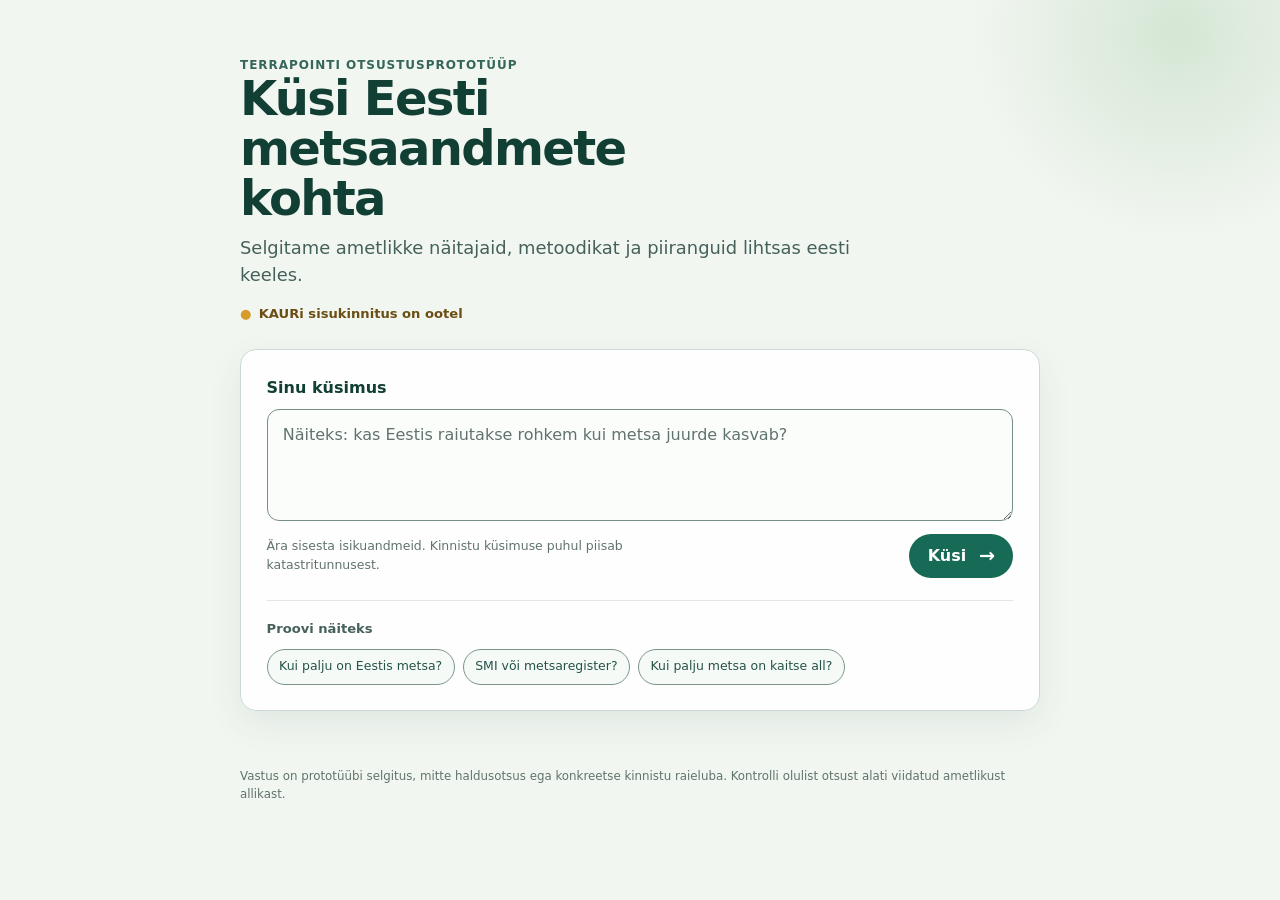
<file: static/embed/index.html>
<!doctype html>
<html lang="et">
<head>
  <meta charset="utf-8">
  <meta name="viewport" content="width=device-width, initial-scale=1">
  <meta name="color-scheme" content="light">
  <meta name="referrer" content="no-referrer">
  <title>Metsaandmete tõlgendaja</title>
  <link rel="icon" href="/static/favicon.svg" type="image/svg+xml">
  <link rel="stylesheet" href="/static/embed/widget.css?v=2">
  <script defer src="/static/embed/widget.js?v=2"></script>
</head>
<body>
  <main class="widget" aria-labelledby="widget-title">
    <header class="hero">
      <div class="eyebrow">Terrapointi otsustusprototüüp</div>
      <h1 id="widget-title">Küsi Eesti metsaandmete kohta</h1>
      <p class="lead">Selgitame ametlikke näitajaid, metoodikat ja piiranguid lihtsas eesti keeles.</p>
      <p class="review-note"><span aria-hidden="true">●</span> KAURi sisukinnitus on ootel</p>
    </header>

    <section class="ask-panel" aria-labelledby="ask-title">
      <h2 id="ask-title" class="sr-only">Esita küsimus</h2>
      <form id="question-form" novalidate>
        <label for="question">Sinu küsimus</label>
        <textarea id="question" name="question" rows="3" minlength="3" maxlength="500" required aria-describedby="question-help" placeholder="Näiteks: kas Eestis raiutakse rohkem kui metsa juurde kasvab?"></textarea>
        <div class="form-footer">
          <span id="question-help">Ära sisesta isikuandmeid. Kinnistu küsimuse puhul piisab katastritunnusest.</span>
          <button id="submit-button" type="submit">
            <span>Küsi</span>
            <span class="button-arrow" aria-hidden="true">→</span>
          </button>
        </div>
      </form>
      <div class="examples" aria-labelledby="examples-title">
        <h2 id="examples-title">Proovi näiteks</h2>
        <div id="example-list" class="chip-list">
          <button type="button" class="question-chip" data-question="Kui suur osa Eestist on kaetud metsaga?">Kui palju on Eestis metsa?</button>
          <button type="button" class="question-chip" data-question="Mis vahe on SMI-l ja metsaregistril?">SMI või metsaregister?</button>
          <button type="button" class="question-chip" data-question="Kui suur osa metsadest on kaitse all?">Kui palju metsa on kaitse all?</button>
        </div>
      </div>
    </section>

    <p id="request-status" class="request-status" role="status" aria-live="polite"></p>
    <div id="error-message" class="error-message" role="alert" hidden></div>

    <section id="result" class="result" aria-labelledby="result-title" aria-live="polite" hidden>
      <div class="result-heading">
        <div>
          <p id="claim-type" class="claim-type"></p>
          <h2 id="result-title" tabindex="-1">Vastus</h2>
        </div>
        <span id="confidence" class="confidence"></span>
      </div>
      <div id="answer-sections" class="answer-sections"></div>
      <div id="clarification"></div>
      <div id="actions" class="actions"></div>
      <details id="limitations-panel" class="details-panel">
        <summary>Piirangud ja ebakindlus</summary>
        <ul id="limitations"></ul>
      </details>
      <section class="sources" aria-labelledby="sources-title">
        <h3 id="sources-title">Kasutatud allikad</h3>
        <ol id="source-list"></ol>
      </section>
      <section id="related-panel" class="related" aria-labelledby="related-title" hidden>
        <h3 id="related-title">Seotud küsimused</h3>
        <div id="related-list" class="chip-list"></div>
      </section>
    </section>

    <footer>
      <p>Vastus on prototüübi selgitus, mitte haldusotsus ega konkreetse kinnistu raieluba. Kontrolli olulist otsust alati viidatud ametlikust allikast.</p>
    </footer>
  </main>
</body>
</html>
</file>
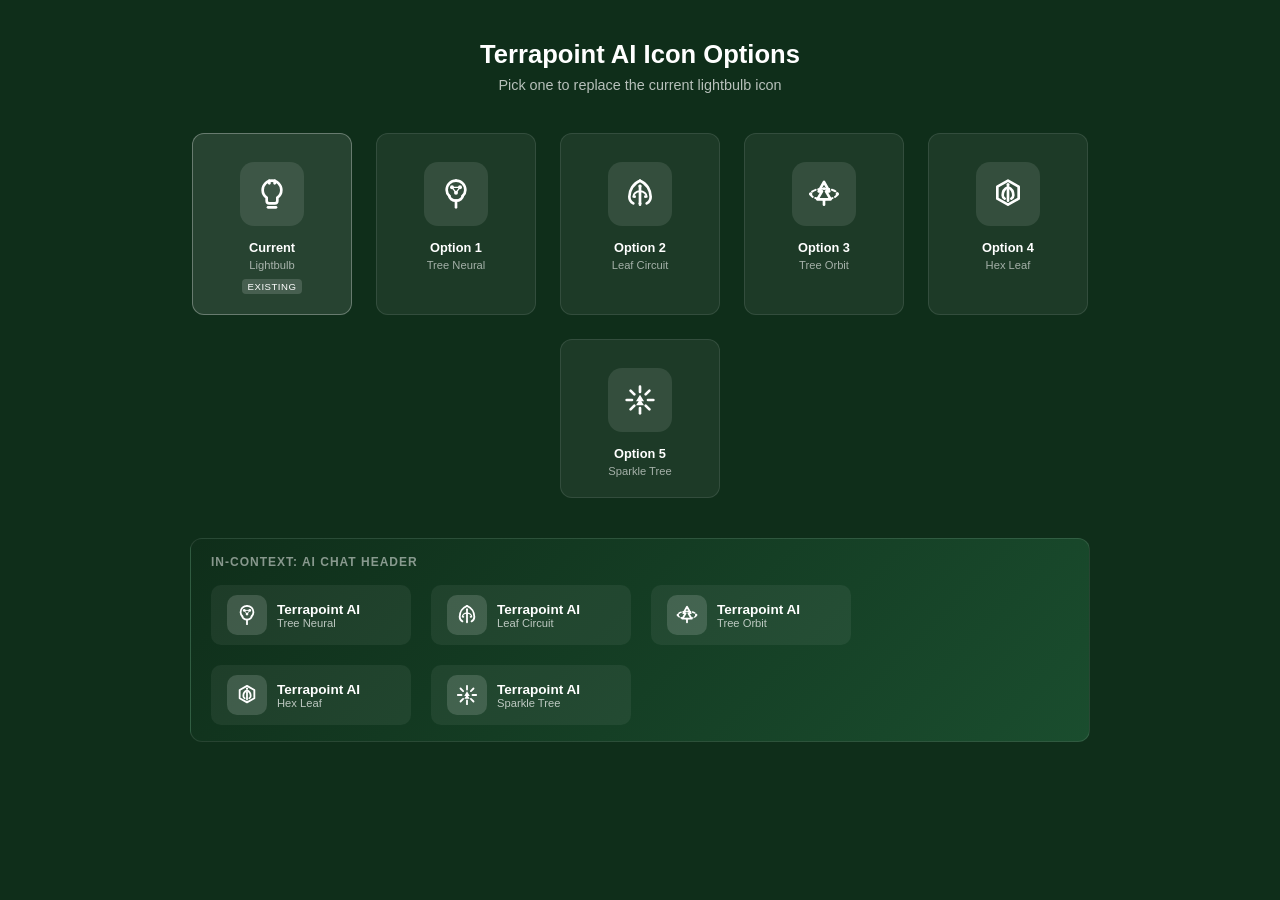
<file: logos/ai-preview.html>
<!DOCTYPE html>
<html lang="en">
<head>
<meta charset="UTF-8">
<meta name="viewport" content="width=device-width, initial-scale=1.0">
<title>Terrapoint AI Icon Options</title>
<style>
  * { margin: 0; padding: 0; box-sizing: border-box; }
  body {
    font-family: -apple-system, BlinkMacSystemFont, 'Segoe UI', sans-serif;
    background: #0f2e1a;
    color: #fff;
    padding: 40px 20px;
  }
  h1 { text-align: center; margin-bottom: 8px; font-size: 1.6rem; }
  p.sub { text-align: center; opacity: 0.7; margin-bottom: 40px; font-size: 0.9rem; }
  .grid {
    display: flex;
    flex-wrap: wrap;
    gap: 24px;
    justify-content: center;
    max-width: 900px;
    margin: 0 auto;
  }
  .card {
    background: rgba(255,255,255,0.06);
    border: 1px solid rgba(255,255,255,0.1);
    border-radius: 12px;
    padding: 28px 20px 20px;
    width: 160px;
    text-align: center;
  }
  .card.current { border-color: rgba(255,255,255,0.3); background: rgba(255,255,255,0.1); }
  .icon-wrap {
    width: 64px;
    height: 64px;
    background: rgba(255,255,255,0.1);
    border-radius: 14px;
    display: flex;
    align-items: center;
    justify-content: center;
    margin: 0 auto 14px;
  }
  .icon-wrap svg { width: 32px; height: 32px; }
  .card span {
    display: block;
    font-size: 0.8rem;
    font-weight: 600;
    margin-bottom: 4px;
  }
  .card small {
    display: block;
    font-size: 0.7rem;
    opacity: 0.6;
  }
  .badge {
    display: inline-block;
    font-size: 0.6rem;
    background: rgba(255,255,255,0.15);
    border-radius: 4px;
    padding: 2px 6px;
    margin-top: 8px;
    text-transform: uppercase;
    letter-spacing: 0.5px;
  }
  /* Navbar preview */
  .nav-preview {
    max-width: 900px;
    margin: 40px auto 0;
    background: linear-gradient(135deg, #0f2e1a, #1a4d2e);
    border-radius: 12px;
    border: 1px solid rgba(255,255,255,0.1);
    padding: 16px 20px;
  }
  .nav-preview h3 {
    font-size: 0.75rem;
    text-transform: uppercase;
    letter-spacing: 1px;
    opacity: 0.5;
    margin-bottom: 16px;
  }
  .nav-row {
    display: flex;
    gap: 20px;
    flex-wrap: wrap;
  }
  .nav-item {
    display: flex;
    align-items: center;
    gap: 10px;
    background: rgba(255,255,255,0.06);
    border-radius: 10px;
    padding: 10px 16px;
    min-width: 200px;
  }
  .nav-item .mini-icon {
    width: 40px;
    height: 40px;
    background: rgba(255,255,255,0.15);
    border-radius: 10px;
    display: flex;
    align-items: center;
    justify-content: center;
    flex-shrink: 0;
  }
  .nav-item .mini-icon svg { width: 22px; height: 22px; }
  .nav-item .nav-text { font-size: 0.85rem; font-weight: 600; }
  .nav-item .nav-sub { font-size: 0.7rem; opacity: 0.7; }
</style>
</head>
<body>
  <h1>Terrapoint AI Icon Options</h1>
  <p class="sub">Pick one to replace the current lightbulb icon</p>

  <div class="grid">
    <!-- Current -->
    <div class="card current">
      <div class="icon-wrap">
        <svg width="32" height="32" viewBox="0 0 24 24" fill="none" stroke="currentColor" stroke-width="2" stroke-linecap="round" stroke-linejoin="round">
          <path d="M12 2a7 7 0 0 1 7 7c0 2.4-1.2 4.5-3 5.7V17a2 2 0 0 1-2 2h-4a2 2 0 0 1-2-2v-2.3C6.2 13.5 5 11.4 5 9a7 7 0 0 1 7-7z"/>
          <path d="M9 22h6"/><path d="M10 2v2"/><path d="M14 2v2"/>
        </svg>
      </div>
      <span>Current</span>
      <small>Lightbulb</small>
      <div class="badge">existing</div>
    </div>

    <!-- Option 1 -->
    <div class="card">
      <div class="icon-wrap">
        <svg width="32" height="32" viewBox="0 0 24 24" fill="none" stroke="currentColor" stroke-width="2" stroke-linecap="round" stroke-linejoin="round">
          <path d="M12 2C8 2 5 5 5 9c0 2 1 3.5 2 4.5"/>
          <path d="M12 2c4 0 7 3 7 7 0 2-1 3.5-2 4.5"/>
          <path d="M7 13.5C7 15 9 17 12 17s5-2 5-3.5"/>
          <line x1="12" y1="17" x2="12" y2="22"/>
          <circle cx="9" cy="7" r="1.5" fill="currentColor" stroke="none"/>
          <circle cx="15" cy="7" r="1.5" fill="currentColor" stroke="none"/>
          <circle cx="12" cy="11" r="1.5" fill="currentColor" stroke="none"/>
          <line x1="9" y1="7" x2="12" y2="11" stroke-width="1"/>
          <line x1="15" y1="7" x2="12" y2="11" stroke-width="1"/>
          <line x1="9" y1="7" x2="15" y2="7" stroke-width="1"/>
        </svg>
      </div>
      <span>Option 1</span>
      <small>Tree Neural</small>
    </div>

    <!-- Option 2 -->
    <div class="card">
      <div class="icon-wrap">
        <svg width="32" height="32" viewBox="0 0 24 24" fill="none" stroke="currentColor" stroke-width="2" stroke-linecap="round" stroke-linejoin="round">
          <path d="M12 2c-5 2-8 7-8 12 0 2 1 4 3 5"/>
          <path d="M12 2c5 2 8 7 8 12 0 2-1 4-3 5"/>
          <path d="M12 6v14"/>
          <path d="M12 10c-3 0-5 2-5 4" stroke-width="1.5"/>
          <path d="M12 10c3 0 5 2 5 4" stroke-width="1.5"/>
          <circle cx="12" cy="6" r="1.2" fill="currentColor" stroke="none"/>
          <circle cx="8" cy="14" r="1" fill="currentColor" stroke="none"/>
          <circle cx="16" cy="14" r="1" fill="currentColor" stroke="none"/>
          <circle cx="12" cy="19" r="1" fill="currentColor" stroke="none"/>
        </svg>
      </div>
      <span>Option 2</span>
      <small>Leaf Circuit</small>
    </div>

    <!-- Option 3 -->
    <div class="card">
      <div class="icon-wrap">
        <svg width="32" height="32" viewBox="0 0 24 24" fill="none" stroke="currentColor" stroke-width="2" stroke-linecap="round" stroke-linejoin="round">
          <path d="M12 3L8 10h2.5L7 16h10l-3.5-6H16L12 3z"/>
          <line x1="12" y1="16" x2="12" y2="20"/>
          <ellipse cx="12" cy="12" rx="10" ry="4" stroke-dasharray="3 2" stroke-width="1.5"/>
          <circle cx="2" cy="12" r="1.3" fill="currentColor" stroke="none"/>
          <circle cx="22" cy="12" r="1.3" fill="currentColor" stroke="none"/>
          <circle cx="12" cy="8" r="1" fill="currentColor" stroke="none"/>
        </svg>
      </div>
      <span>Option 3</span>
      <small>Tree Orbit</small>
    </div>

    <!-- Option 4 -->
    <div class="card">
      <div class="icon-wrap">
        <svg width="32" height="32" viewBox="0 0 24 24" fill="none" stroke="currentColor" stroke-width="2" stroke-linecap="round" stroke-linejoin="round">
          <path d="M12 2l8 4.5v9L12 20l-8-4.5v-9L12 2z"/>
          <path d="M12 7c-2.5 1-4 3.5-4 6 0 1 .5 2 1.5 2.5"/>
          <path d="M12 7c2.5 1 4 3.5 4 6 0 1-.5 2-1.5 2.5"/>
          <path d="M12 9v8"/>
          <circle cx="12" cy="5" r="1.2" fill="currentColor" stroke="none"/>
        </svg>
      </div>
      <span>Option 4</span>
      <small>Hex Leaf</small>
    </div>

    <!-- Option 5 -->
    <div class="card">
      <div class="icon-wrap">
        <svg width="32" height="32" viewBox="0 0 24 24" fill="none" stroke="currentColor" stroke-width="2" stroke-linecap="round" stroke-linejoin="round">
          <line x1="12" y1="2" x2="12" y2="6"/>
          <line x1="12" y1="18" x2="12" y2="22"/>
          <line x1="4.93" y1="4.93" x2="7.76" y2="7.76"/>
          <line x1="16.24" y1="16.24" x2="19.07" y2="19.07"/>
          <line x1="2" y1="12" x2="6" y2="12"/>
          <line x1="18" y1="12" x2="22" y2="12"/>
          <line x1="4.93" y1="19.07" x2="7.76" y2="16.24"/>
          <line x1="16.24" y1="7.76" x2="19.07" y2="4.93"/>
          <path d="M12 8l-3 5h2l-2 3h6l-2-3h2l-3-5z" fill="currentColor" stroke="none"/>
        </svg>
      </div>
      <span>Option 5</span>
      <small>Sparkle Tree</small>
    </div>
  </div>

  <!-- Navbar context preview -->
  <div class="nav-preview">
    <h3>In-context: AI chat header</h3>
    <div class="nav-row">
      <div class="nav-item">
        <div class="mini-icon">
          <svg viewBox="0 0 24 24" fill="none" stroke="#fff" stroke-width="2" stroke-linecap="round" stroke-linejoin="round">
            <path d="M12 2C8 2 5 5 5 9c0 2 1 3.5 2 4.5"/>
            <path d="M12 2c4 0 7 3 7 7 0 2-1 3.5-2 4.5"/>
            <path d="M7 13.5C7 15 9 17 12 17s5-2 5-3.5"/>
            <line x1="12" y1="17" x2="12" y2="22"/>
            <circle cx="9" cy="7" r="1.5" fill="#fff" stroke="none"/>
            <circle cx="15" cy="7" r="1.5" fill="#fff" stroke="none"/>
            <circle cx="12" cy="11" r="1.5" fill="#fff" stroke="none"/>
            <line x1="9" y1="7" x2="12" y2="11" stroke-width="1"/>
            <line x1="15" y1="7" x2="12" y2="11" stroke-width="1"/>
            <line x1="9" y1="7" x2="15" y2="7" stroke-width="1"/>
          </svg>
        </div>
        <div>
          <div class="nav-text">Terrapoint AI</div>
          <div class="nav-sub">Tree Neural</div>
        </div>
      </div>
      <div class="nav-item">
        <div class="mini-icon">
          <svg viewBox="0 0 24 24" fill="none" stroke="#fff" stroke-width="2" stroke-linecap="round" stroke-linejoin="round">
            <path d="M12 2c-5 2-8 7-8 12 0 2 1 4 3 5"/>
            <path d="M12 2c5 2 8 7 8 12 0 2-1 4-3 5"/>
            <path d="M12 6v14"/>
            <path d="M12 10c-3 0-5 2-5 4" stroke-width="1.5"/>
            <path d="M12 10c3 0 5 2 5 4" stroke-width="1.5"/>
            <circle cx="12" cy="6" r="1.2" fill="#fff" stroke="none"/>
            <circle cx="8" cy="14" r="1" fill="#fff" stroke="none"/>
            <circle cx="16" cy="14" r="1" fill="#fff" stroke="none"/>
            <circle cx="12" cy="19" r="1" fill="#fff" stroke="none"/>
          </svg>
        </div>
        <div>
          <div class="nav-text">Terrapoint AI</div>
          <div class="nav-sub">Leaf Circuit</div>
        </div>
      </div>
      <div class="nav-item">
        <div class="mini-icon">
          <svg viewBox="0 0 24 24" fill="none" stroke="#fff" stroke-width="2" stroke-linecap="round" stroke-linejoin="round">
            <path d="M12 3L8 10h2.5L7 16h10l-3.5-6H16L12 3z"/>
            <line x1="12" y1="16" x2="12" y2="20"/>
            <ellipse cx="12" cy="12" rx="10" ry="4" stroke-dasharray="3 2" stroke-width="1.5"/>
            <circle cx="2" cy="12" r="1.3" fill="#fff" stroke="none"/>
            <circle cx="22" cy="12" r="1.3" fill="#fff" stroke="none"/>
            <circle cx="12" cy="8" r="1" fill="#fff" stroke="none"/>
          </svg>
        </div>
        <div>
          <div class="nav-text">Terrapoint AI</div>
          <div class="nav-sub">Tree Orbit</div>
        </div>
      </div>
      <div class="nav-item">
        <div class="mini-icon">
          <svg viewBox="0 0 24 24" fill="none" stroke="#fff" stroke-width="2" stroke-linecap="round" stroke-linejoin="round">
            <path d="M12 2l8 4.5v9L12 20l-8-4.5v-9L12 2z"/>
            <path d="M12 7c-2.5 1-4 3.5-4 6 0 1 .5 2 1.5 2.5"/>
            <path d="M12 7c2.5 1 4 3.5 4 6 0 1-.5 2-1.5 2.5"/>
            <path d="M12 9v8"/>
            <circle cx="12" cy="5" r="1.2" fill="#fff" stroke="none"/>
          </svg>
        </div>
        <div>
          <div class="nav-text">Terrapoint AI</div>
          <div class="nav-sub">Hex Leaf</div>
        </div>
      </div>
      <div class="nav-item">
        <div class="mini-icon">
          <svg viewBox="0 0 24 24" fill="none" stroke="#fff" stroke-width="2" stroke-linecap="round" stroke-linejoin="round">
            <line x1="12" y1="2" x2="12" y2="6"/>
            <line x1="12" y1="18" x2="12" y2="22"/>
            <line x1="4.93" y1="4.93" x2="7.76" y2="7.76"/>
            <line x1="16.24" y1="16.24" x2="19.07" y2="19.07"/>
            <line x1="2" y1="12" x2="6" y2="12"/>
            <line x1="18" y1="12" x2="22" y2="12"/>
            <line x1="4.93" y1="19.07" x2="7.76" y2="16.24"/>
            <line x1="16.24" y1="7.76" x2="19.07" y2="4.93"/>
            <path d="M12 8l-3 5h2l-2 3h6l-2-3h2l-3-5z" fill="#fff" stroke="none"/>
          </svg>
        </div>
        <div>
          <div class="nav-text">Terrapoint AI</div>
          <div class="nav-sub">Sparkle Tree</div>
        </div>
      </div>
    </div>
  </div>
</body>
</html>
</file>
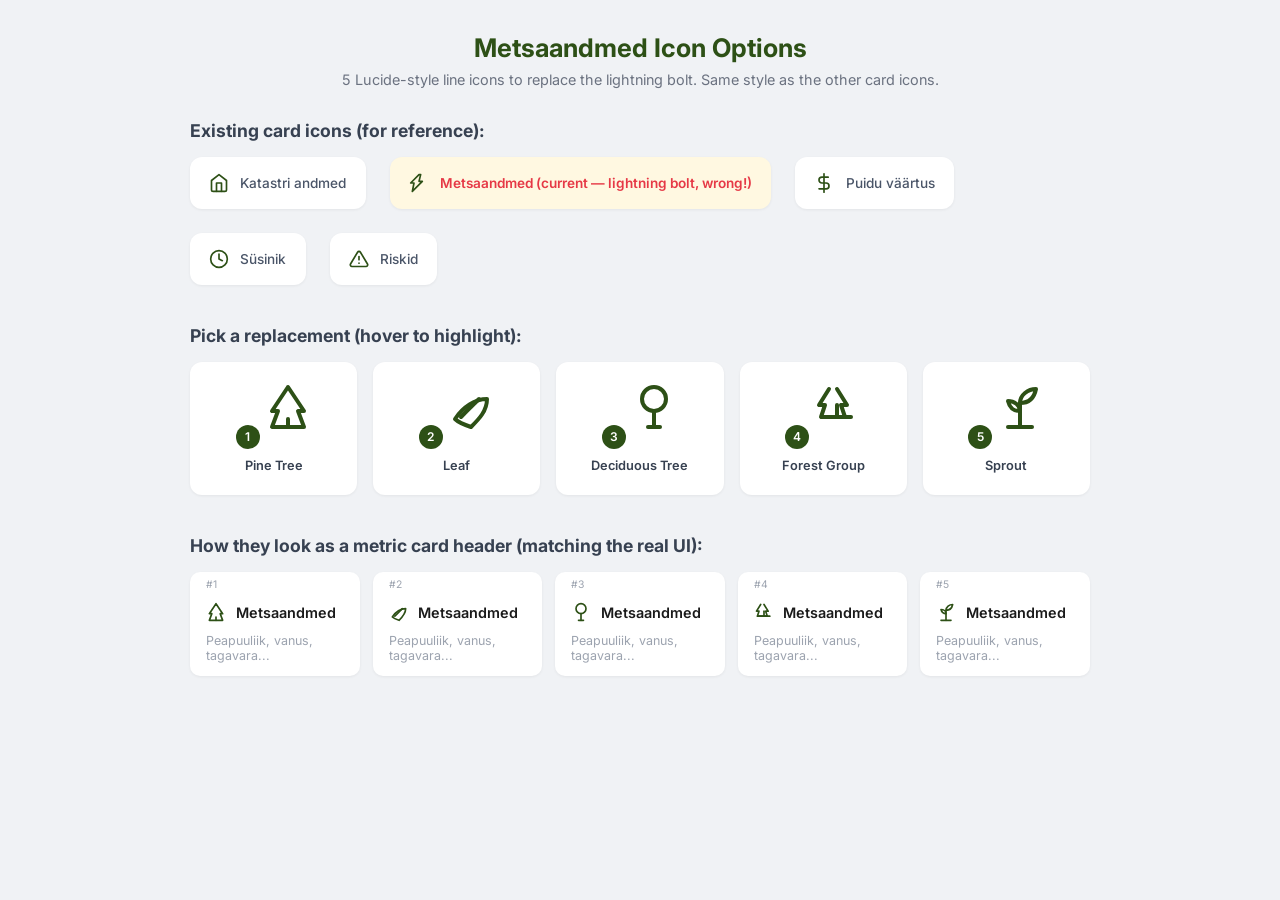
<file: logos/preview.html>
<!DOCTYPE html>
<html lang="en">
<head>
    <meta charset="UTF-8">
    <meta name="viewport" content="width=device-width, initial-scale=1.0">
    <title>Logo Options — Metsaandmed</title>
    <link href="https://fonts.googleapis.com/css2?family=Inter:wght@400;500;600;700&display=swap" rel="stylesheet">
    <style>
        * { margin: 0; padding: 0; box-sizing: border-box; }
        body { font-family: 'Inter', sans-serif; background: #f0f2f5; color: #1a1a1a; padding: 2rem; }
        h1 { text-align: center; font-size: 1.6rem; margin-bottom: 0.5rem; color: #2d5016; }
        .subtitle { text-align: center; color: #6b7280; margin-bottom: 2rem; font-size: 0.9rem; }

        .section { max-width: 900px; margin: 0 auto 2.5rem; }
        .section h2 { font-size: 1.1rem; margin-bottom: 1rem; color: #374151; }

        /* Existing icons reference */
        .existing { display: flex; gap: 1.5rem; flex-wrap: wrap; margin-bottom: 2rem; }
        .existing-item {
            background: white; border-radius: 12px; padding: 1rem 1.2rem;
            display: flex; align-items: center; gap: 0.7rem;
            box-shadow: 0 1px 3px rgba(0,0,0,0.06);
        }
        .existing-item svg { width: 20px; height: 20px; color: #2d5016; flex-shrink: 0; }
        .existing-item span { font-size: 0.85rem; font-weight: 500; color: #4a5568; }

        /* New options */
        .options { display: grid; grid-template-columns: repeat(5, 1fr); gap: 1rem; }
        @media (max-width: 700px) { .options { grid-template-columns: repeat(2, 1fr); } }

        .opt {
            background: white; border-radius: 12px; padding: 1.2rem;
            box-shadow: 0 1px 3px rgba(0,0,0,0.06); text-align: center;
            cursor: pointer; transition: transform 0.15s, box-shadow 0.15s;
            border: 2px solid transparent;
        }
        .opt:hover { transform: translateY(-3px); box-shadow: 0 6px 16px rgba(0,0,0,0.1); border-color: #2d5016; }
        .opt .num { display: inline-block; background: #2d5016; color: white; width: 24px; height: 24px; border-radius: 50%; line-height: 24px; font-size: 0.75rem; font-weight: 600; margin-bottom: 0.6rem; }
        .opt svg { width: 48px; height: 48px; color: #2d5016; margin-bottom: 0.6rem; }
        .opt .name { font-size: 0.8rem; font-weight: 600; color: #374151; }

        /* How it looks in context */
        .context { display: grid; grid-template-columns: repeat(5, 1fr); gap: 0.8rem; }
        @media (max-width: 700px) { .context { grid-template-columns: 1fr 1fr; } }
        .ctx-card {
            background: white; border-radius: 10px; overflow: hidden;
            box-shadow: 0 1px 3px rgba(0,0,0,0.06);
        }
        .ctx-card .card-header {
            display: flex; align-items: center; gap: 0.6rem;
            padding: 0.7rem 1rem;
        }
        .ctx-card .card-header svg { width: 20px; height: 20px; color: #2d5016; flex-shrink: 0; }
        .ctx-card .card-header h3 { font-size: 0.9rem; font-weight: 600; color: #1a1a1a; }
        .ctx-card .card-body { padding: 0 1rem 0.8rem; }
        .ctx-card .card-body .placeholder { color: #9ca3af; font-size: 0.78rem; }
        .ctx-card .num { font-size: 0.65rem; color: #9ca3af; padding: 0.4rem 1rem 0; display: block; }

        /* Inline SVG comparison */
        .inline-row { display: flex; align-items: center; gap: 2rem; flex-wrap: wrap; justify-content: center; margin-top: 1rem; }
        .inline-item { display: flex; align-items: center; gap: 0.4rem; }
        .inline-item svg { width: 20px; height: 20px; color: #2d5016; }
        .inline-item span { font-size: 0.8rem; color: #4a5568; }
    </style>
</head>
<body>
    <h1>Metsaandmed Icon Options</h1>
    <p class="subtitle">5 Lucide-style line icons to replace the lightning bolt. Same style as the other card icons.</p>

    <!-- Existing icons for reference -->
    <div class="section">
        <h2>Existing card icons (for reference):</h2>
        <div class="existing">
            <div class="existing-item">
                <svg viewBox="0 0 24 24" fill="none" stroke="currentColor" stroke-width="2" stroke-linecap="round" stroke-linejoin="round">
                    <path d="M3 9l9-7 9 7v11a2 2 0 0 1-2 2H5a2 2 0 0 1-2-2z"/><polyline points="9 22 9 12 15 12 15 22"/>
                </svg>
                <span>Katastri andmed</span>
            </div>
            <div class="existing-item" style="background:#fff8e1">
                <svg viewBox="0 0 24 24" fill="none" stroke="currentColor" stroke-width="2" stroke-linecap="round" stroke-linejoin="round">
                    <path d="M12 2L2 12h4l-2 10 12-12h-4l2-8z"/>
                </svg>
                <span style="color:#e63946;font-weight:600">Metsaandmed (current — lightning bolt, wrong!)</span>
            </div>
            <div class="existing-item">
                <svg viewBox="0 0 24 24" fill="none" stroke="currentColor" stroke-width="2" stroke-linecap="round" stroke-linejoin="round">
                    <line x1="12" y1="1" x2="12" y2="23"/><path d="M17 5H9.5a3.5 3.5 0 0 0 0 7h5a3.5 3.5 0 0 1 0 7H6"/>
                </svg>
                <span>Puidu väärtus</span>
            </div>
            <div class="existing-item">
                <svg viewBox="0 0 24 24" fill="none" stroke="currentColor" stroke-width="2" stroke-linecap="round" stroke-linejoin="round">
                    <circle cx="12" cy="12" r="10"/><path d="M12 6v6l4 2"/>
                </svg>
                <span>Süsinik</span>
            </div>
            <div class="existing-item">
                <svg viewBox="0 0 24 24" fill="none" stroke="currentColor" stroke-width="2" stroke-linecap="round" stroke-linejoin="round">
                    <path d="M10.29 3.86L1.82 18a2 2 0 0 0 1.71 3h16.94a2 2 0 0 0 1.71-3L13.71 3.86a2 2 0 0 0-3.42 0z"/><line x1="12" y1="9" x2="12" y2="13"/><line x1="12" y1="17" x2="12.01" y2="17"/>
                </svg>
                <span>Riskid</span>
            </div>
        </div>
    </div>

    <!-- New options -->
    <div class="section">
        <h2>Pick a replacement (hover to highlight):</h2>
        <div class="options">
            <div class="opt">
                <span class="num">1</span>
                <svg viewBox="0 0 24 24" fill="none" stroke="currentColor" stroke-width="2" stroke-linecap="round" stroke-linejoin="round">
                    <path d="M12 2L4 14h3l-3 8h16l-3-8h3L12 2z"/>
                    <line x1="12" y1="22" x2="12" y2="18"/>
                </svg>
                <div class="name">Pine Tree</div>
            </div>
            <div class="opt">
                <span class="num">2</span>
                <svg viewBox="0 0 24 24" fill="none" stroke="currentColor" stroke-width="2" stroke-linecap="round" stroke-linejoin="round">
                    <path d="M12 22c4-4 8-8 8-14C14 8 8 12 4 18c2 2 5 3 8 4z"/>
                    <path d="M7 17c3-3 5-5 9-9"/>
                </svg>
                <div class="name">Leaf</div>
            </div>
            <div class="opt">
                <span class="num">3</span>
                <svg viewBox="0 0 24 24" fill="none" stroke="currentColor" stroke-width="2" stroke-linecap="round" stroke-linejoin="round">
                    <circle cx="12" cy="8" r="6"/>
                    <line x1="12" y1="14" x2="12" y2="22"/>
                    <line x1="9" y1="22" x2="15" y2="22"/>
                </svg>
                <div class="name">Deciduous Tree</div>
            </div>
            <div class="opt">
                <span class="num">4</span>
                <svg viewBox="0 0 24 24" fill="none" stroke="currentColor" stroke-width="2" stroke-linecap="round" stroke-linejoin="round">
                    <path d="M8 3L3 11h3l-2 6h12l-2-6h3L12 3"/>
                    <line x1="12" y1="11" x2="12" y2="17"/>
                    <line x1="5" y1="17" x2="19" y2="17"/>
                </svg>
                <div class="name">Forest Group</div>
            </div>
            <div class="opt">
                <span class="num">5</span>
                <svg viewBox="0 0 24 24" fill="none" stroke="currentColor" stroke-width="2" stroke-linecap="round" stroke-linejoin="round">
                    <path d="M12 22V10"/>
                    <path d="M12 10c0-4 4-7 8-7-1 5-4 7-8 7z"/>
                    <path d="M12 14c0-3-3-5-6-5 1 4 3 5 6 5z"/>
                    <line x1="6" y1="22" x2="18" y2="22"/>
                </svg>
                <div class="name">Sprout</div>
            </div>
        </div>
    </div>

    <!-- How they look in card context -->
    <div class="section">
        <h2>How they look as a metric card header (matching the real UI):</h2>
        <div class="context">
            <div class="ctx-card">
                <span class="num">#1</span>
                <div class="card-header">
                    <svg viewBox="0 0 24 24" fill="none" stroke="currentColor" stroke-width="2" stroke-linecap="round" stroke-linejoin="round">
                        <path d="M12 2L4 14h3l-3 8h16l-3-8h3L12 2z"/><line x1="12" y1="22" x2="12" y2="18"/>
                    </svg>
                    <h3>Metsaandmed</h3>
                </div>
                <div class="card-body"><p class="placeholder">Peapuuliik, vanus, tagavara...</p></div>
            </div>
            <div class="ctx-card">
                <span class="num">#2</span>
                <div class="card-header">
                    <svg viewBox="0 0 24 24" fill="none" stroke="currentColor" stroke-width="2" stroke-linecap="round" stroke-linejoin="round">
                        <path d="M12 22c4-4 8-8 8-14C14 8 8 12 4 18c2 2 5 3 8 4z"/><path d="M7 17c3-3 5-5 9-9"/>
                    </svg>
                    <h3>Metsaandmed</h3>
                </div>
                <div class="card-body"><p class="placeholder">Peapuuliik, vanus, tagavara...</p></div>
            </div>
            <div class="ctx-card">
                <span class="num">#3</span>
                <div class="card-header">
                    <svg viewBox="0 0 24 24" fill="none" stroke="currentColor" stroke-width="2" stroke-linecap="round" stroke-linejoin="round">
                        <circle cx="12" cy="8" r="6"/><line x1="12" y1="14" x2="12" y2="22"/><line x1="9" y1="22" x2="15" y2="22"/>
                    </svg>
                    <h3>Metsaandmed</h3>
                </div>
                <div class="card-body"><p class="placeholder">Peapuuliik, vanus, tagavara...</p></div>
            </div>
            <div class="ctx-card">
                <span class="num">#4</span>
                <div class="card-header">
                    <svg viewBox="0 0 24 24" fill="none" stroke="currentColor" stroke-width="2" stroke-linecap="round" stroke-linejoin="round">
                        <path d="M8 3L3 11h3l-2 6h12l-2-6h3L12 3"/><line x1="12" y1="11" x2="12" y2="17"/><line x1="5" y1="17" x2="19" y2="17"/>
                    </svg>
                    <h3>Metsaandmed</h3>
                </div>
                <div class="card-body"><p class="placeholder">Peapuuliik, vanus, tagavara...</p></div>
            </div>
            <div class="ctx-card">
                <span class="num">#5</span>
                <div class="card-header">
                    <svg viewBox="0 0 24 24" fill="none" stroke="currentColor" stroke-width="2" stroke-linecap="round" stroke-linejoin="round">
                        <path d="M12 22V10"/><path d="M12 10c0-4 4-7 8-7-1 5-4 7-8 7z"/><path d="M12 14c0-3-3-5-6-5 1 4 3 5 6 5z"/><line x1="6" y1="22" x2="18" y2="22"/>
                    </svg>
                    <h3>Metsaandmed</h3>
                </div>
                <div class="card-body"><p class="placeholder">Peapuuliik, vanus, tagavara...</p></div>
            </div>
        </div>
    </div>
</body>
</html>
</file>
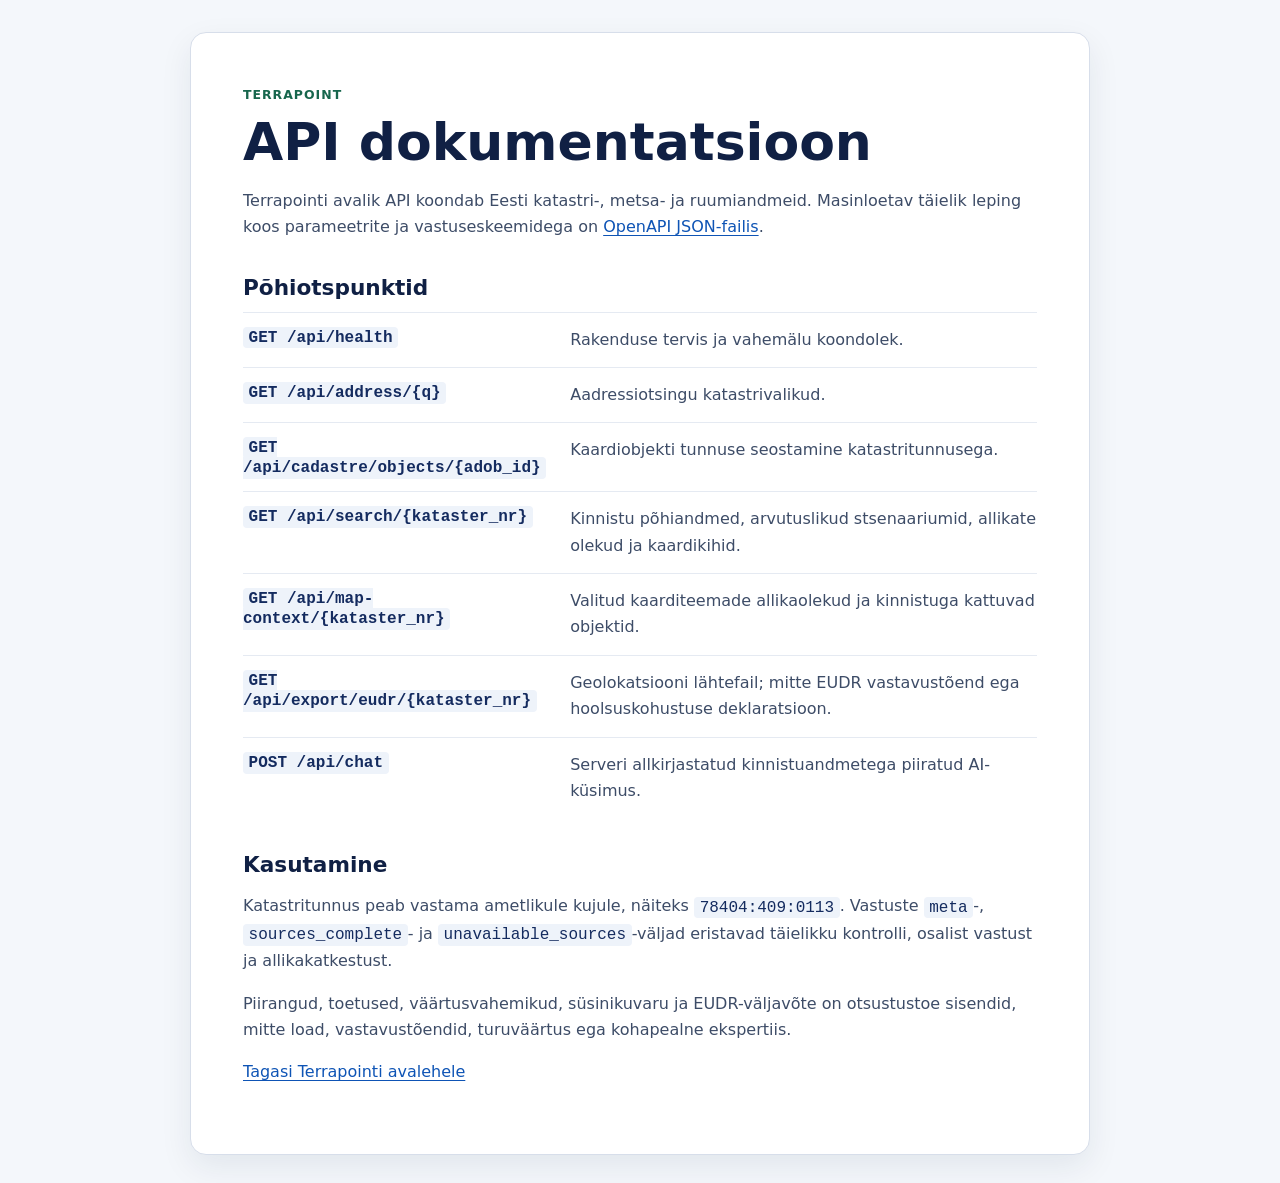
<file: static/api-docs.html>
<!doctype html>
<html lang="et">
<head>
    <meta charset="utf-8">
    <meta name="viewport" content="width=device-width, initial-scale=1">
    <meta name="robots" content="noindex, nofollow">
    <title>Terrapoint API dokumentatsioon</title>
    <link rel="icon" href="/static/favicon.svg" type="image/svg+xml">
    <link rel="stylesheet" href="/static/css/api-docs.css?v=2">
</head>
<body>
    <main>
        <p class="eyebrow">Terrapoint</p>
        <h1>API dokumentatsioon</h1>
        <p>Terrapointi avalik API koondab Eesti katastri-, metsa- ja ruumiandmeid. Masinloetav täielik leping koos parameetrite ja vastuseskeemidega on <a href="/api/openapi.json">OpenAPI JSON-failis</a>.</p>

        <section aria-labelledby="endpoints-title">
            <h2 id="endpoints-title">Põhiotspunktid</h2>
            <dl class="endpoint-list">
                <div><dt><code>GET /api/health</code></dt><dd>Rakenduse tervis ja vahemälu koondolek.</dd></div>
                <div><dt><code>GET /api/address/{q}</code></dt><dd>Aadressiotsingu katastrivalikud.</dd></div>
                <div><dt><code>GET /api/cadastre/objects/{adob_id}</code></dt><dd>Kaardiobjekti tunnuse seostamine katastritunnusega.</dd></div>
                <div><dt><code>GET /api/search/{kataster_nr}</code></dt><dd>Kinnistu põhiandmed, arvutuslikud stsenaariumid, allikate olekud ja kaardikihid.</dd></div>
                <div><dt><code>GET /api/map-context/{kataster_nr}</code></dt><dd>Valitud kaarditeemade allikaolekud ja kinnistuga kattuvad objektid.</dd></div>
                <div><dt><code>GET /api/export/eudr/{kataster_nr}</code></dt><dd>Geolokatsiooni lähtefail; mitte EUDR vastavustõend ega hoolsuskohustuse deklaratsioon.</dd></div>
                <div><dt><code>POST /api/chat</code></dt><dd>Serveri allkirjastatud kinnistuandmetega piiratud AI-küsimus.</dd></div>
            </dl>
        </section>

        <section aria-labelledby="usage-title">
            <h2 id="usage-title">Kasutamine</h2>
            <p>Katastritunnus peab vastama ametlikule kujule, näiteks <code>78404:409:0113</code>. Vastuste <code>meta</code>-, <code>sources_complete</code>- ja <code>unavailable_sources</code>-väljad eristavad täielikku kontrolli, osalist vastust ja allikakatkestust.</p>
            <p>Piirangud, toetused, väärtusvahemikud, süsinikuvaru ja EUDR-väljavõte on otsustustoe sisendid, mitte load, vastavustõendid, turuväärtus ega kohapealne ekspertiis.</p>
        </section>

        <p><a href="/">Tagasi Terrapointi avalehele</a></p>
    </main>
</body>
</html>
</file>
<file: static/embed/widget.css>
:root {
  color: #17332d;
  background: #f2f6f1;
  font-family: Inter, ui-sans-serif, system-ui, -apple-system, BlinkMacSystemFont, "Segoe UI", sans-serif;
  font-synthesis: none;
  line-height: 1.5;
}

* {
  box-sizing: border-box;
}

body {
  margin: 0;
  min-width: 280px;
  background:
    radial-gradient(circle at 92% 4%, rgba(177, 211, 177, 0.45), transparent 13rem),
    #f2f6f1;
}

button,
textarea {
  font: inherit;
}

button,
a {
  -webkit-tap-highlight-color: transparent;
}

.widget {
  width: min(100%, 880px);
  margin: 0 auto;
  padding: clamp(1rem, 4vw, 2.5rem);
}

.hero {
  padding: clamp(0.5rem, 2vw, 1rem) 0 1.5rem;
}

.eyebrow,
.claim-type {
  color: #35665a;
  font-size: 0.75rem;
  font-weight: 750;
  letter-spacing: 0.08em;
  text-transform: uppercase;
}

h1,
h2,
h3,
p {
  margin-top: 0;
}

h1 {
  max-width: 16ch;
  margin-bottom: 0.7rem;
  color: #123f34;
  font-size: clamp(1.75rem, 6vw, 3rem);
  line-height: 1.04;
  letter-spacing: -0.035em;
}

.lead {
  max-width: 58ch;
  margin-bottom: 0.8rem;
  color: #46615b;
  font-size: clamp(1rem, 2.5vw, 1.12rem);
}

.review-note {
  display: inline-flex;
  gap: 0.45rem;
  align-items: center;
  margin: 0;
  color: #6b4e13;
  font-size: 0.82rem;
  font-weight: 650;
}

.review-note span {
  color: #d69b28;
}

.ask-panel,
.result {
  border: 1px solid #cbd9d2;
  border-radius: 1rem;
  background: rgba(255, 255, 255, 0.94);
  box-shadow: 0 0.8rem 2.2rem rgba(18, 63, 52, 0.08);
}

.ask-panel {
  padding: clamp(1rem, 3.5vw, 1.6rem);
}

label {
  display: block;
  margin-bottom: 0.55rem;
  color: #123f34;
  font-weight: 750;
}

textarea {
  display: block;
  width: 100%;
  min-height: 7rem;
  resize: vertical;
  border: 1.5px solid #748f84;
  border-radius: 0.75rem;
  padding: 0.85rem 0.95rem;
  color: #17332d;
  background: #fbfdfb;
  line-height: 1.45;
}

textarea::placeholder {
  color: #61736e;
}

textarea:focus-visible,
button:focus-visible,
a:focus-visible,
summary:focus-visible,
#result-title:focus-visible {
  outline: 3px solid #7a4a00;
  outline-offset: 3px;
}

.form-footer {
  display: flex;
  gap: 1rem;
  align-items: center;
  justify-content: space-between;
  margin-top: 0.8rem;
}

#question-help {
  max-width: 54ch;
  color: #61736e;
  font-size: 0.78rem;
}

#submit-button {
  display: inline-flex;
  flex: 0 0 auto;
  gap: 0.8rem;
  align-items: center;
  min-height: 2.75rem;
  border: 0;
  border-radius: 99rem;
  padding: 0.65rem 1.15rem;
  color: #fff;
  background: #176a56;
  font-weight: 750;
  cursor: pointer;
}

#submit-button:hover {
  background: #0f5545;
}

#submit-button:disabled {
  cursor: wait;
  opacity: 0.65;
}

.button-arrow {
  font-size: 1.2rem;
  line-height: 1;
}

.examples {
  margin-top: 1.35rem;
  padding-top: 1.1rem;
  border-top: 1px solid #e1e8e4;
}

.examples h2,
.related h3 {
  margin-bottom: 0.65rem;
  color: #46615b;
  font-size: 0.82rem;
}

.chip-list {
  display: flex;
  flex-wrap: wrap;
  gap: 0.5rem;
}

.question-chip {
  border: 1px solid #7b9489;
  border-radius: 99rem;
  padding: 0.48rem 0.72rem;
  color: #245348;
  background: #f6faf7;
  font-size: 0.78rem;
  text-align: left;
  cursor: pointer;
}

.question-chip:hover {
  border-color: #176a56;
  background: #eaf4ee;
}

.request-status {
  min-height: 1.5rem;
  margin: 0.9rem 0 0;
  color: #526b64;
  font-size: 0.85rem;
}

.error-message {
  margin: 0.8rem 0;
  border-left: 4px solid #b13d33;
  border-radius: 0.35rem;
  padding: 0.75rem 0.9rem;
  color: #78281f;
  background: #fff1ef;
}

.result {
  margin-top: 0.35rem;
  padding: clamp(1rem, 3.5vw, 1.75rem);
}

.result-heading {
  display: flex;
  gap: 1rem;
  align-items: flex-start;
  justify-content: space-between;
}

.claim-type {
  margin-bottom: 0.25rem;
}

.result h2 {
  margin-bottom: 1rem;
  color: #123f34;
  font-size: clamp(1.35rem, 4vw, 1.75rem);
}

.confidence {
  flex: 0 0 auto;
  border-radius: 99rem;
  padding: 0.32rem 0.62rem;
  color: #34554d;
  background: #e9f1ed;
  font-size: 0.72rem;
  font-weight: 700;
}

.answer-card {
  margin-bottom: 1rem;
  border-left: 3px solid #74a68f;
  padding-left: 1rem;
}

.answer-card.methodology {
  border-left-color: #d4a84b;
}

.answer-card h3,
.sources h3 {
  margin-bottom: 0.35rem;
  color: #254b42;
  font-size: 0.92rem;
}

.answer-card p {
  margin-bottom: 0.35rem;
  color: #263f39;
}

.citation-note {
  color: #61736e;
  font-size: 0.75rem;
}

.clarification-card {
  margin: 1rem 0;
  border-radius: 0.65rem;
  padding: 0.85rem 0.95rem;
  color: #573f10;
  background: #fff6dd;
}

.actions {
  display: flex;
  flex-wrap: wrap;
  gap: 0.6rem;
  margin: 0.9rem 0;
}

.action-link {
  border-radius: 99rem;
  padding: 0.52rem 0.78rem;
  color: #fff;
  background: #176a56;
  font-size: 0.82rem;
  font-weight: 700;
  text-decoration: none;
}

.details-panel {
  margin-top: 1rem;
  border-top: 1px solid #dfe7e3;
  border-bottom: 1px solid #dfe7e3;
  padding: 0.85rem 0;
}

.details-panel summary {
  color: #34554d;
  font-weight: 700;
  cursor: pointer;
}

.details-panel ul {
  margin: 0.7rem 0 0;
  padding-left: 1.25rem;
  color: #526b64;
}

.details-panel li + li {
  margin-top: 0.45rem;
}

.sources,
.related {
  margin-top: 1.2rem;
}

.sources ol {
  display: grid;
  gap: 0.65rem;
  margin: 0;
  padding-left: 1.45rem;
}

.source-card {
  padding-left: 0.15rem;
}

.source-card a {
  color: #0e604c;
  font-weight: 700;
  text-underline-offset: 0.16rem;
}

.source-meta,
.source-locator {
  display: block;
  margin-top: 0.12rem;
  color: #61736e;
  font-size: 0.74rem;
}

footer {
  padding: 1.15rem 0 0;
  color: #60736d;
  font-size: 0.74rem;
}

footer p {
  margin: 0;
}

.sr-only {
  position: absolute;
  width: 1px;
  height: 1px;
  overflow: hidden;
  clip: rect(0, 0, 0, 0);
  white-space: nowrap;
  clip-path: inset(50%);
}

[hidden] {
  display: none;
}

@media (max-width: 540px) {
  .widget {
    padding: 0.9rem;
  }

  .form-footer {
    align-items: stretch;
    flex-direction: column;
  }

  #submit-button {
    justify-content: center;
    width: 100%;
  }

  .result-heading {
    align-items: flex-start;
    flex-direction: column-reverse;
    gap: 0.5rem;
  }
}

@media (prefers-reduced-motion: reduce) {
  *,
  *::before,
  *::after {
    scroll-behavior: auto;
  }
}
</file>
<file: static/css/api-docs.css>
:root {
    color-scheme: light;
    font-family: system-ui, -apple-system, BlinkMacSystemFont, "Segoe UI", sans-serif;
    color: #102044;
    background: #f4f7fb;
}
* { box-sizing: border-box; }
body { margin: 0; }
main {
    width: min(900px, calc(100% - 32px));
    margin: 32px auto;
    padding: clamp(24px, 5vw, 52px);
    border: 1px solid #d7deea;
    border-radius: 16px;
    background: #fff;
    box-shadow: 0 12px 32px rgba(16, 32, 68, 0.08);
}
.eyebrow {
    margin: 0 0 8px;
    color: #17664d;
    font-size: 0.78rem;
    font-weight: 700;
    letter-spacing: 0.08em;
    text-transform: uppercase;
}
h1 { margin: 0 0 18px; font-size: clamp(1.7rem, 8vw, 3.25rem); line-height: 1.08; overflow-wrap: break-word; text-wrap: balance; }
h2 { margin: 34px 0 12px; font-size: 1.35rem; }
p, dd { color: #3d4c67; line-height: 1.65; }
a { color: #0e54b5; text-underline-offset: 3px; }
a:focus-visible { outline: 3px solid #1d70d6; outline-offset: 4px; border-radius: 2px; }
.endpoint-list { margin: 0; }
.endpoint-list > div {
    display: grid;
    grid-template-columns: minmax(260px, 0.8fr) minmax(0, 1.2fr);
    gap: 16px;
    padding: 14px 0;
    border-top: 1px solid #e5eaf2;
}
dt { font-weight: 700; }
dd { margin: 0; }
code {
    padding: 0.12em 0.35em;
    border-radius: 4px;
    color: #142b5f;
    background: #eef3fa;
    font-family: ui-monospace, "SFMono-Regular", Consolas, monospace;
    overflow-wrap: anywhere;
}
@media (max-width: 640px) {
    main { width: 100%; margin: 0; border: 0; border-radius: 0; box-shadow: none; }
    .endpoint-list > div { grid-template-columns: 1fr; gap: 6px; }
}
</file>
